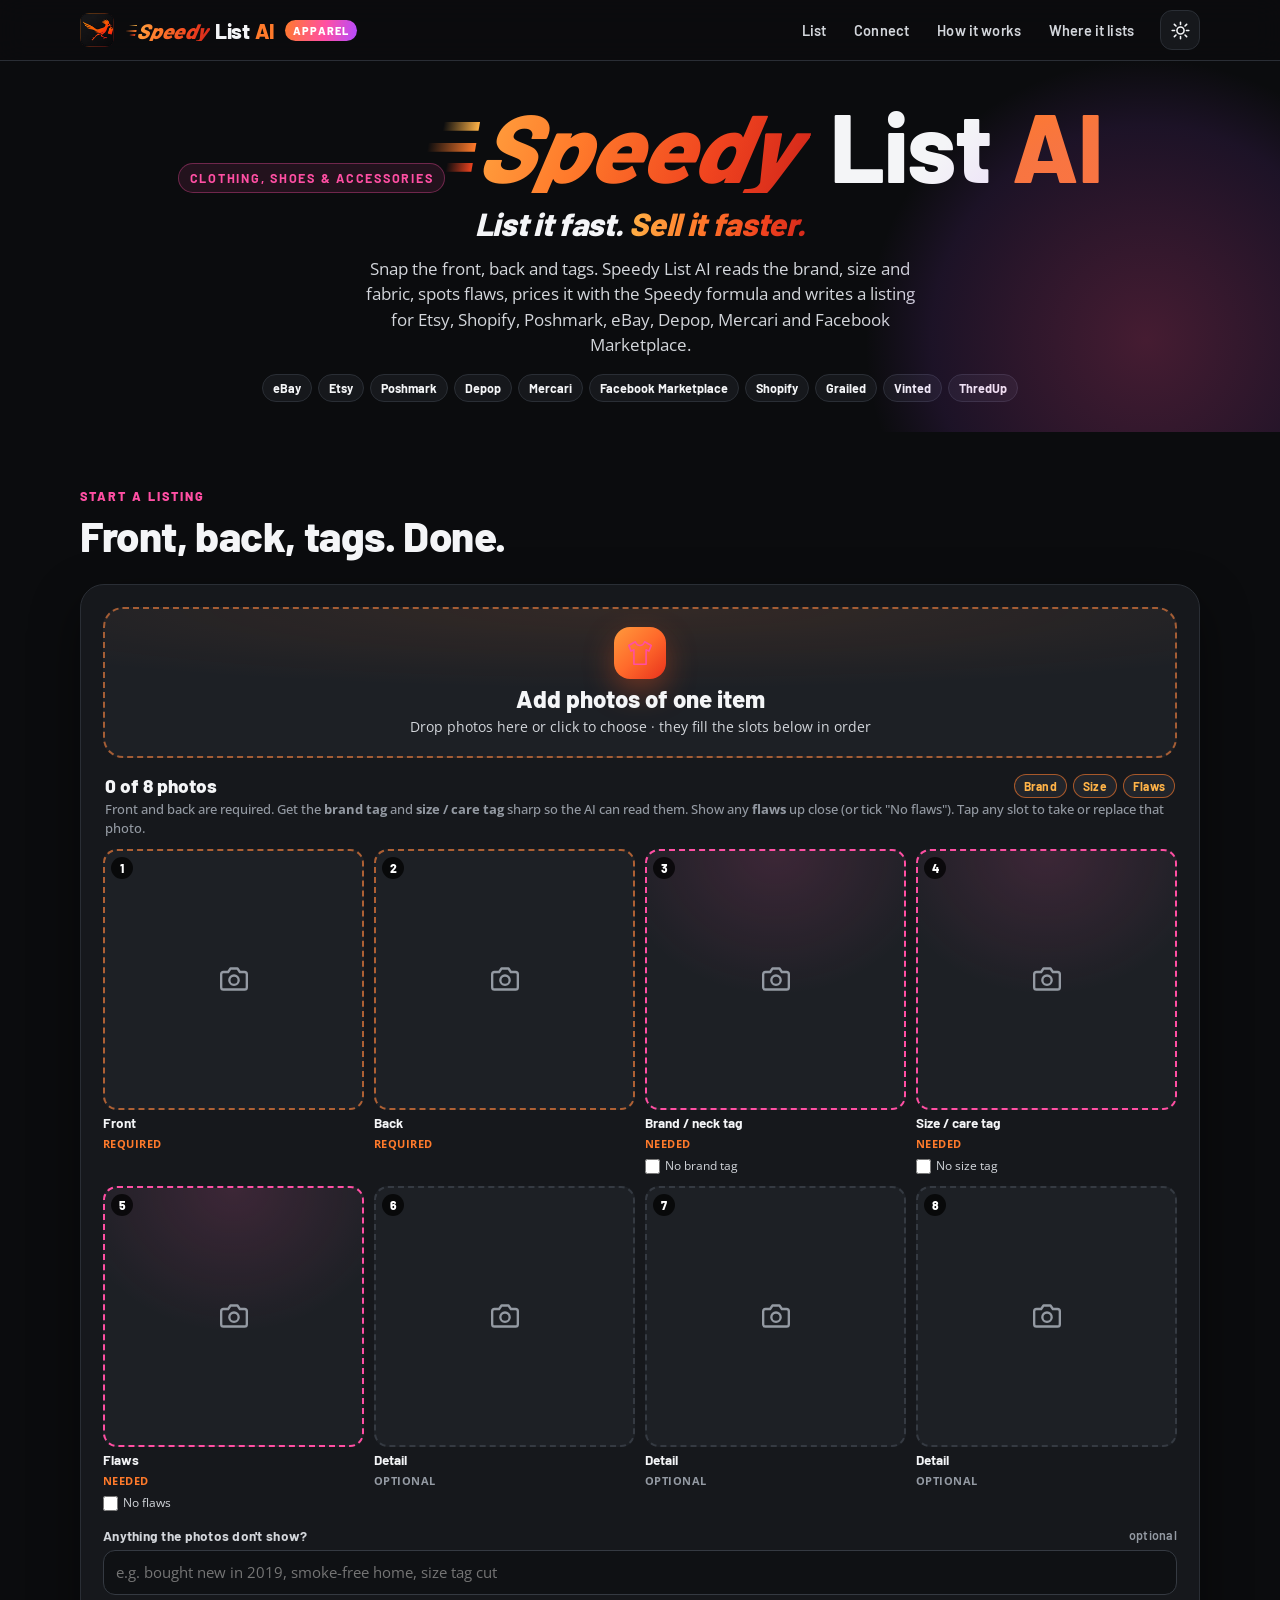
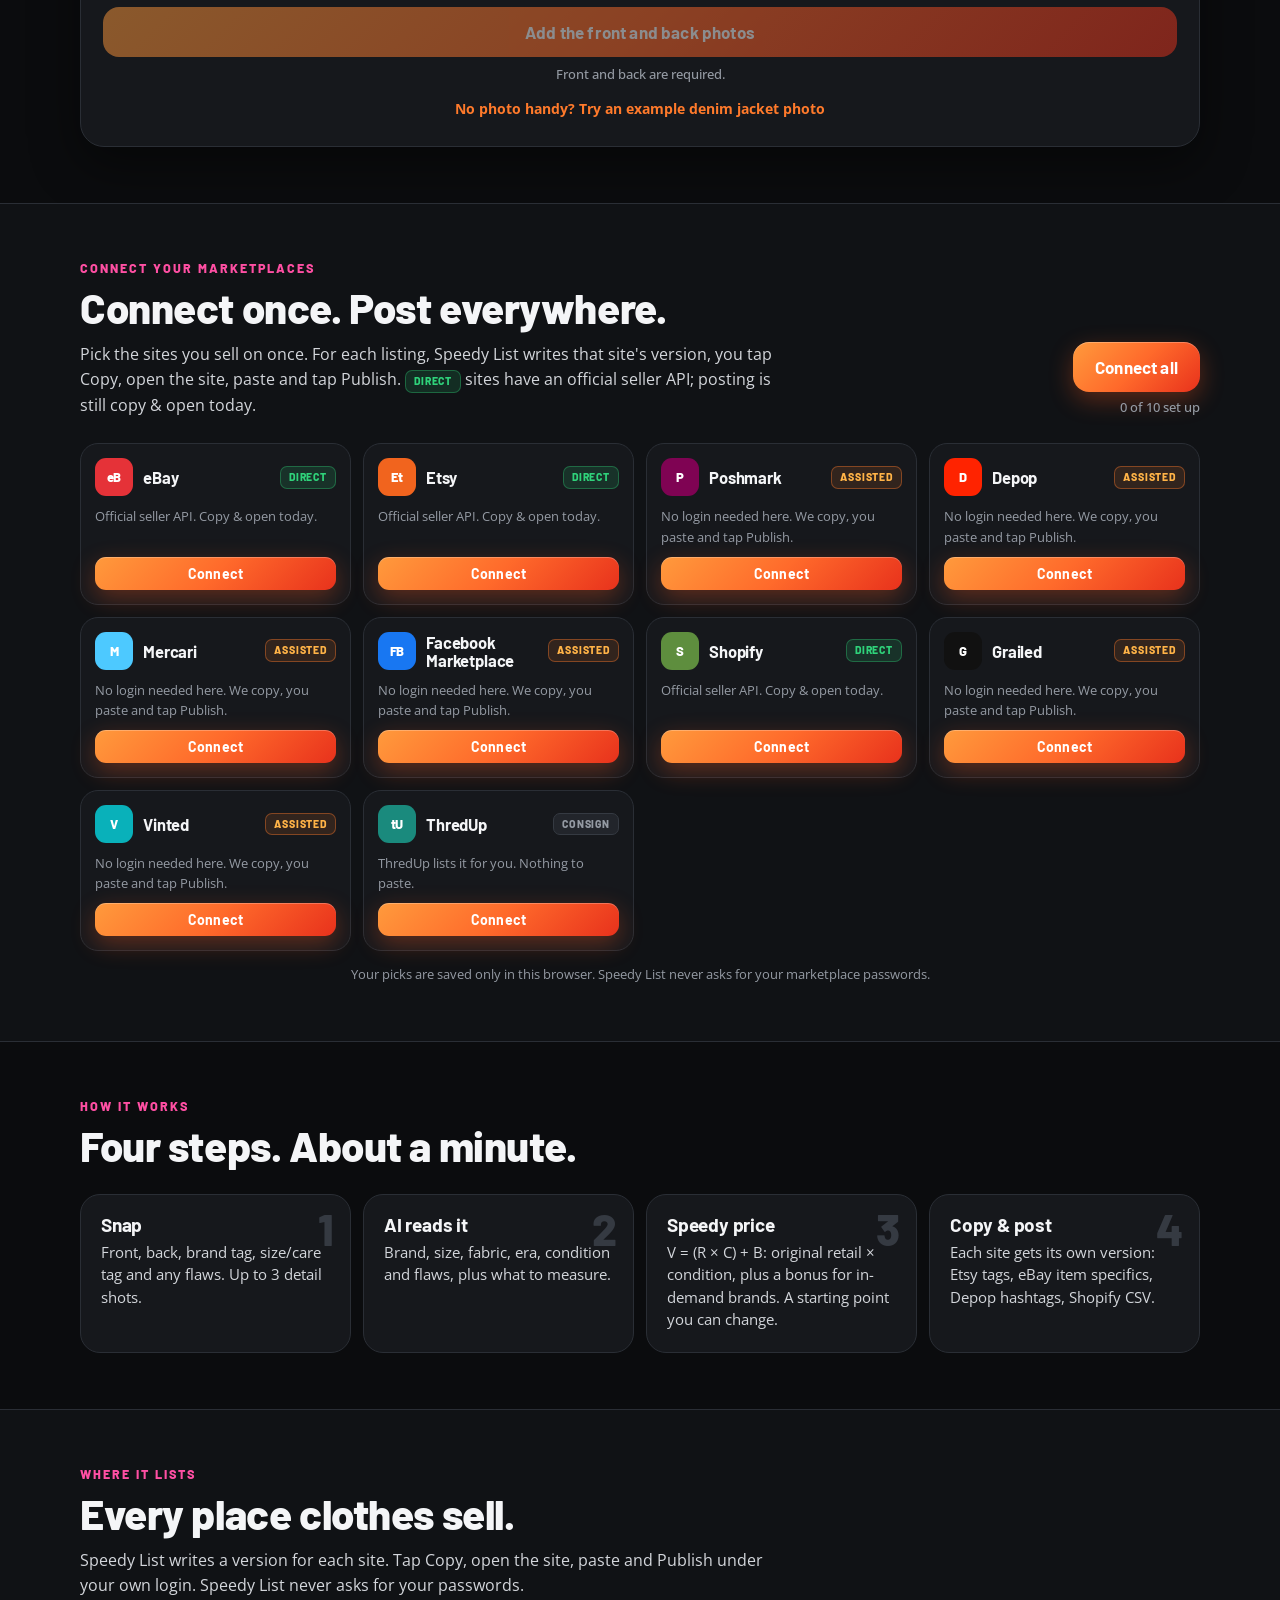
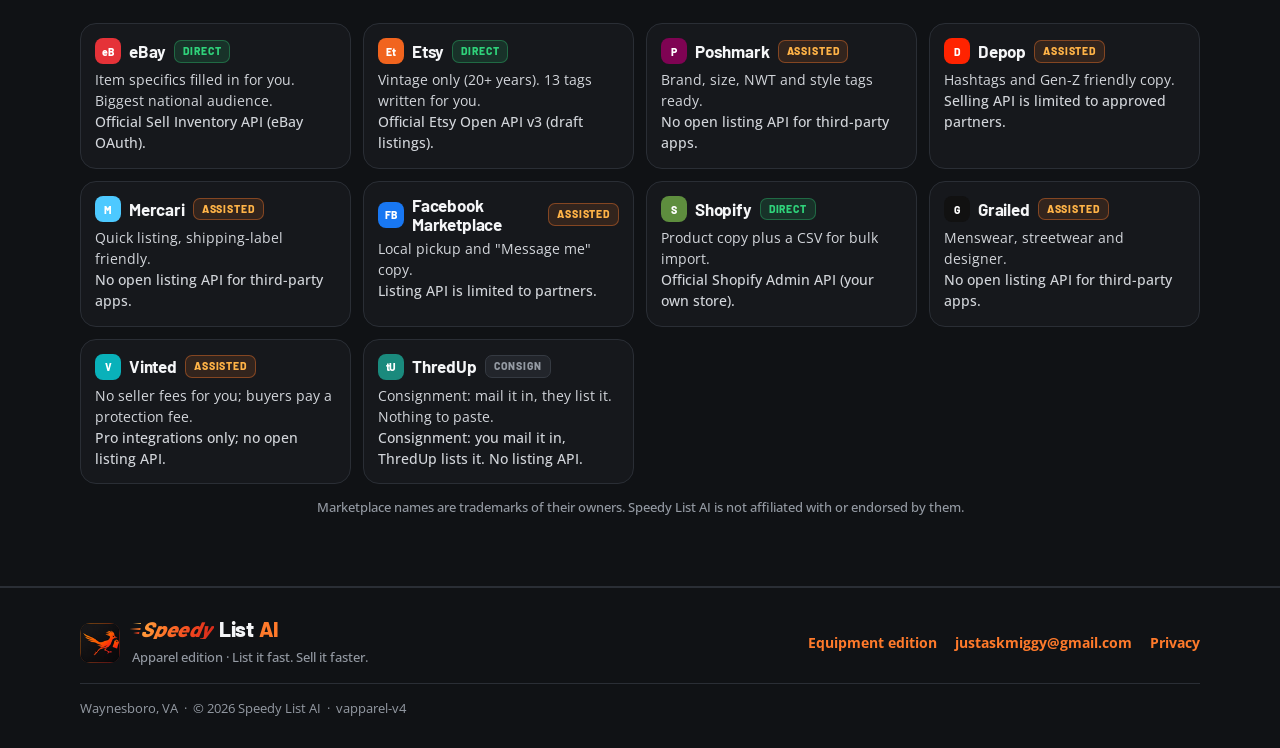
<file: index.html>
<!doctype html>
<html lang="en" data-theme="dark">
<head>
<meta charset="utf-8">
<meta name="viewport" content="width=device-width, initial-scale=1, viewport-fit=cover">
<title>Speedy List AI – Apparel · List it fast. Sell it faster.</title>
<meta name="description" content="Speedy List AI – Apparel: photos of clothing, shoes and accessories become a priced listing for Etsy, Shopify, Poshmark, eBay, Depop, Mercari and Facebook Marketplace.">
<meta name="theme-color" content="#0b0c0e">
<meta name="color-scheme" content="dark light">
<link rel="manifest" href="manifest.webmanifest">
<link rel="icon" href="assets/brand/roadrunner-favicon-32.png" sizes="32x32" type="image/png">
<link rel="apple-touch-icon" href="assets/brand/roadrunner-apple-touch-180.png" sizes="180x180">
<meta name="apple-mobile-web-app-capable" content="yes"><meta name="mobile-web-app-capable" content="yes">
<meta name="apple-mobile-web-app-title" content="Speedy Apparel">
<meta name="apple-mobile-web-app-status-bar-style" content="black-translucent">
<meta property="og:title" content="Speedy List AI – Apparel">
<meta property="og:description" content="Snap the front, back and tags. Get a priced listing for every resale site.">
<meta property="og:image" content="assets/brand/roadrunner-icon-512.png">
<link rel="preload" href="assets/fonts/Barlow-ExtraBold.woff2" as="font" type="font/woff2" crossorigin>
<link rel="stylesheet" href="css/app.css">
<link rel="stylesheet" href="css/apparel.css">
<script>try{var t=localStorage.getItem('sla.theme');if(t)document.documentElement.setAttribute('data-theme',t)}catch(e){}</script>
</head>
<body>
<header class="topbar">
  <div class="wrap topbar-in">
    <a class="brand" href="#top" aria-label="Speedy List AI Apparel home">
      <img src="assets/brand/roadrunner-tile-64.png" width="34" height="34" alt="">
      <span class="wordmark sm"><span class="sp-speedy">Speedy</span><span class="sp-list">List</span><span class="sp-ai">AI</span></span>
      <span class="catpill" id="catPill">Apparel</span>
    </a>
    <nav class="topnav" aria-label="Sections"><a href="#list">List</a><a href="#connect">Connect</a><a href="#how">How it works</a><a href="#where">Where it lists</a></nav>
    <button class="btn ghost sm" id="installBtn" hidden>Install</button>
    <button class="iconbtn" id="themeBtn" aria-label="Toggle light / dark mode" title="Light / dark">
      <svg class="i-sun" viewBox="0 0 24 24" aria-hidden="true"><circle cx="12" cy="12" r="4.5"/><path d="M12 1.5v3M12 19.5v3M4.2 4.2l2.1 2.1M17.7 17.7l2.1 2.1M1.5 12h3M19.5 12h3M4.2 19.8l2.1-2.1M17.7 6.3l2.1-2.1"/></svg>
      <svg class="i-moon" viewBox="0 0 24 24" aria-hidden="true"><path d="M20.5 14.5A8.5 8.5 0 0 1 9.5 3.5a8.5 8.5 0 1 0 11 11z"/></svg>
    </button>
  </div>
</header>

<main id="top">
  <section class="hero ap-hero">
    <div class="hero-glow" aria-hidden="true"></div>
    <div class="wrap">
      <span class="eyebrow ap" id="eyebrow">Clothing, shoes &amp; accessories</span>
      <h1 class="wordmark xl"><span class="sp-speedy">Speedy</span><span class="sp-list">List</span><span class="sp-ai">AI</span></h1>
      <p class="slogan">List it fast. <span>Sell it faster.</span></p>
      <p class="lede" id="lede"></p>
      <div class="mk-strip" id="mkStrip" aria-label="Marketplaces"></div>
    </div>
  </section>

  <section class="sec" id="list">
    <div class="wrap">
      <div class="sec-head"><span class="kicker ap">Start a listing</span><h2>Front, back, tags. Done.</h2></div>
      <div class="flow card" id="flow">
        <div class="step" id="stepDrop">
          <label class="drop compact" id="drop" tabindex="0">
            <input type="file" id="fileIn" accept="image/*" multiple hidden>
            <div class="drop-icon" aria-hidden="true"><svg viewBox="0 0 64 64"><path d="M22 8l-14 8 5 12 6-3v31h26V25l6 3 5-12-14-8c-2 5-6 8-10 8s-8-3-10-8z"/></svg></div>
            <strong class="drop-title" id="dropTitle">Add photos of one item</strong>
            <span class="drop-sub"><span class="desk">Drop photos here or click to choose</span><span class="mob">Tap to pick several from your library</span> · they fill the slots below in order</span>
          </label>
          <div class="shots-head" aria-live="polite"><b id="shotCount"></b><span class="shot-flags" id="shotFlags"></span></div>
          <p class="tiny shots-tip">Front and back are required. Get the <b>brand tag</b> and <b>size / care tag</b> sharp so the AI can read them. Show any <b>flaws</b> up close (or tick "No flaws"). Tap any slot to take or replace that photo.</p>
          <div class="shots" id="shots" role="list" aria-label="Photo slots"></div>
          <div class="field"><label for="notesIn">Anything the photos don't show? <span class="tiny">optional</span></label><input id="notesIn" maxlength="300" placeholder="e.g. bought new in 2019, smoke-free home, size tag cut"></div>
          <button class="btn primary lg block" id="analyzeBtn" type="button" disabled>Add photos</button>
          <p class="tiny center" id="analyzeWhy"></p>
          <div class="sample-row"><button class="linkbtn" id="sampleBtn" type="button"></button></div>
        </div>

        <div class="step" id="stepId" hidden>
          <div class="thumbs" id="thumbs"></div>
          <div class="ident">
            <div class="scan"><img id="scanImg" alt=""><span class="scanline"></span></div>
            <div class="ident-copy">
              <h3><span class="spinner"></span> Reading your photos...</h3>
              <ul class="ident-steps" id="identSteps"><li>Reading the brand tag</li><li>Size, fabric &amp; made in</li><li>Checking for flaws</li><li>Pricing &amp; writing listings</li></ul>
              <p class="demo-note">Speedy AI is on it. About 15-30 seconds.</p>
            </div>
          </div>
        </div>

        <div class="step" id="stepResult" hidden>
          <div class="result-grid">
            <div class="col">
              <div class="item-card">
                <div class="item-photo"><img id="itemImg" alt="Your item photo"><span class="badge demo">Speedy AI</span></div>
                <div class="item-meta">
                  <span class="badge ok" id="itemConf">AI read</span>
                  <h3 id="itemName"></h3>
                  <p class="demo-note strong" id="aiNote"></p>
                  <div class="fgrid" id="fieldGrid"></div>
                  <label class="vchk"><input type="checkbox" id="vintageChk"> <span><b>Vintage (20+ years old)</b> <span class="tiny" id="vintageWhy"></span></span></label>
                  <div class="field"><label for="flawsIn">Flaws <span class="tiny">one per line, buyers trust honesty</span></label><textarea id="flawsIn" rows="2" placeholder="None noted"></textarea></div>
                  <button class="linkbtn" id="retryBtn" type="button">Not right? Analyze again</button>
                </div>
              </div>

              <div class="price-card meas-card">
                <div class="price-head"><h3>Measurements</h3><span class="formula-tag ap">inches, laid flat</span></div>
                <p class="tiny">Measured items sell faster and get fewer returns. Leave blank to skip.</p>
                <div class="meas" id="meas"></div>
              </div>

              <div class="price-card">
                <div class="price-head"><h3>Speedy price</h3><span class="formula-tag">V = (R &times; C) + B</span></div>
                <p class="startpt" id="startNote"></p>
                <div class="field"><label for="retailIn" id="retailLbl">R - original retail price</label><div class="money"><span>$</span><input id="retailIn" type="number" inputmode="numeric" min="0" step="5"></div></div>
                <div class="field"><span class="lbl">C - condition</span><div class="seg seg5" id="condSeg" role="radiogroup" aria-label="Condition"></div></div>
                <div class="field"><label for="bonusIn">B - brand bonus <span class="gold" id="goldTag">In-demand brand</span></label>
                  <div class="range-row"><input id="bonusIn" type="range"><output id="bonusOut">$0</output></div>
                  <p class="tiny" id="bonusNote"></p></div>
                <div class="calc" id="calc"></div>
                <div class="final">
                  <div><span class="tiny">Suggested starting price</span><div class="big" id="vOut">-</div></div>
                  <div class="field inline"><label for="priceIn">Your price</label><div class="money"><span>$</span><input id="priceIn" type="number" inputmode="numeric" min="0" step="1" placeholder="Enter price"></div></div>
                </div>
                <p class="price-need" id="priceNeed" role="status" hidden>Enter your asking price. Listings can't be copied until there's a price.</p>
              </div>
            </div>

            <div class="col">
              <div class="listing-card">
                <h3>Your listing <span class="tiny">written for you, edit freely</span></h3>
                <div class="field"><label for="titleIn">Title <span class="tiny" id="titleCount">0/80</span></label><input id="titleIn" maxlength="140"></div>
                <div class="field"><label for="descIn">Description</label><textarea id="descIn" rows="6"></textarea></div>
                <div class="field"><label for="kwIn">Keywords / tags <span class="tiny">comma separated</span></label><input id="kwIn"></div>
              </div>
              <div class="post-card" id="postCard">
                <div class="post-head">
                  <h3>Post to</h3>
                  <a class="linkbtn" href="#connect" id="manageConn">Manage sites</a>
                </div>
                <div class="conn-chips" id="connChips"></div>
                <div class="conn-nudge" id="connNudge" hidden>
                  <span>Pick your sites once and they're ready on every listing.</span>
                  <button class="btn primary sm" type="button" data-act="connect-all">Add all sites</button>
                </div>
                <div class="mtabs" id="mtabs" role="tablist" aria-label="Your marketplaces"></div>
                <div class="mpanel" id="mpanel"></div>
                <p class="demo-note center">Tap Copy on each field (or Copy all), open the site, paste and hit Publish.</p>
                <div class="done-row">
                  <button class="btn ghost" id="saveBtn" type="button">Save to my items</button>
                  <button class="btn ghost" id="againBtn" type="button">List another item</button>
                </div>
                <p class="tiny center" id="savedNote"></p>
              </div>
            </div>
          </div>
        </div>
      </div>
    </div>
  </section>

  <section class="sec alt" id="connect">
    <div class="wrap">
      <div class="sec-head row">
        <div>
          <span class="kicker ap">Connect your marketplaces</span>
          <h2>Connect once. Post everywhere.</h2>
          <p class="sub">Pick the sites you sell on once. For each listing, Speedy List writes that site's version, you tap Copy, open the site, paste and tap Publish. <span class="mbadge direct">Direct</span> sites have an official seller API; posting is still copy &amp; open today.</p>
        </div>
        <div class="connect-actions">
          <button class="btn primary lg" type="button" data-act="connect-all">Connect all</button>
          <span class="tiny" id="connSummary">0 set up</span>
        </div>
      </div>
      <div class="conn-grid" id="connGrid"></div>
      <p class="demo-note center">Your picks are saved only in this browser. Speedy List never asks for your marketplace passwords.</p>
    </div>
  </section>

  <section class="sec" id="how">
    <div class="wrap">
      <div class="sec-head"><span class="kicker ap">How it works</span><h2>Four steps. About a minute.</h2></div>
      <ol class="how">
        <li><span class="n">1</span><h3>Snap</h3><p>Front, back, brand tag, size/care tag and any flaws. Up to 3 detail shots.</p></li>
        <li><span class="n">2</span><h3>AI reads it</h3><p>Brand, size, fabric, era, condition and flaws, plus what to measure.</p></li>
        <li><span class="n">3</span><h3>Speedy price</h3><p>V = (R &times; C) + B: original retail &times; condition, plus a bonus for in-demand brands. A starting point you can change.</p></li>
        <li><span class="n">4</span><h3>Copy &amp; post</h3><p>Each site gets its own version: Etsy tags, eBay item specifics, Depop hashtags, Shopify CSV.</p></li>
      </ol>
    </div>
  </section>

  <section class="sec alt" id="where">
    <div class="wrap">
      <div class="sec-head"><span class="kicker ap">Where it lists</span><h2>Every place clothes sell.</h2>
        <p class="sub">Speedy List writes a version for each site. Tap Copy, open the site, paste and Publish under your own login. Speedy List never asks for your passwords.</p></div>
      <div class="where" id="whereGrid"></div>
      <p class="tiny center">Marketplace names are trademarks of their owners. Speedy List AI is not affiliated with or endorsed by them.</p>
    </div>
  </section>
</main>

<footer class="footer">
  <div class="wrap foot-in">
    <div class="foot-brand"><img src="assets/brand/roadrunner-tile-64.png" width="40" height="40" alt="">
      <div><span class="wordmark sm"><span class="sp-speedy">Speedy</span><span class="sp-list">List</span><span class="sp-ai">AI</span></span><p class="tiny">Apparel edition · List it fast. Sell it faster.</p></div></div>
    <div class="foot-links"><a href="https://justaskmiggy.github.io/speedy-list-ai/">Equipment edition</a><a href="mailto:justaskmiggy@gmail.com">justaskmiggy@gmail.com</a><a href="privacy.html">Privacy</a></div>
    <p class="foot-note">Waynesboro, VA &nbsp;·&nbsp; &copy; 2026 Speedy List AI &nbsp;·&nbsp; <span id="verTag"></span></p>
  </div>
</footer>
<div class="modal" id="modal" hidden><div class="modal-back" data-act="close"></div><div class="modal-box" role="dialog" aria-modal="true" aria-labelledby="modalTitle" id="modalBox"></div></div>
<div class="sheet" id="sheet" hidden></div>
<div class="toast" id="toast" role="status" aria-live="polite"></div>
<script src="js/categories.js"></script>
<script src="js/markets.js"></script>
<script src="js/app.js"></script>
</body>
</html>
</file>
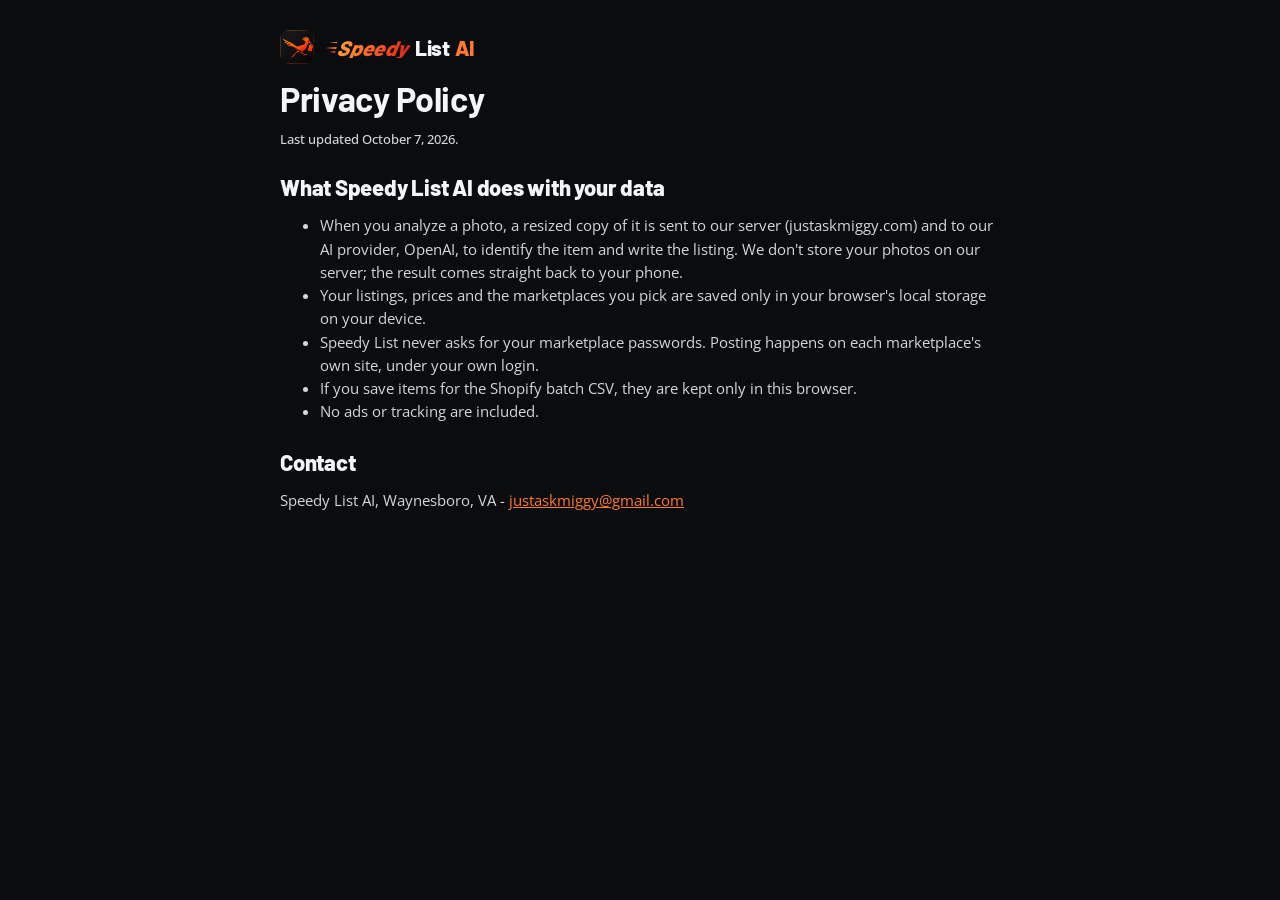
<file: privacy.html>
<!doctype html><html lang="en" data-theme="dark"><head><meta charset="utf-8"><meta name="viewport" content="width=device-width,initial-scale=1">
<title>Privacy Policy - Speedy List AI Apparel</title><link rel="icon" href="assets/brand/roadrunner-favicon-32.png"><link rel="stylesheet" href="css/app.css">
<script>try{var t=localStorage.getItem('sla.theme');if(t)document.documentElement.setAttribute('data-theme',t)}catch(e){}</script>
<style>.doc{max-width:760px;margin:0 auto;padding:30px 20px 60px}.doc h1{font-size:34px;margin:16px 0 6px}.doc h2{font-size:22px;margin:26px 0 8px}.doc p,.doc li{color:var(--text2)}</style></head>
<body><div class="doc">
<a class="brand" href="index.html"><img src="assets/brand/roadrunner-tile-64.png" width="34" height="34" alt="" style="border-radius:9px"><span class="wordmark sm"><span class="sp-speedy">Speedy</span><span class="sp-list">List</span><span class="sp-ai">AI</span></span></a>
<h1>Privacy Policy</h1>
<p class="tiny">Last updated October 7, 2026.</p>
<h2>What Speedy List AI does with your data</h2>
<ul><li>When you analyze a photo, a resized copy of it is sent to our server (justaskmiggy.com) and to our AI provider, OpenAI, to identify the item and write the listing. We don't store your photos on our server; the result comes straight back to your phone.</li>
<li>Your listings, prices and the marketplaces you pick are saved only in your browser's local storage on your device.</li>
<li>Speedy List never asks for your marketplace passwords. Posting happens on each marketplace's own site, under your own login.</li>
<li>If you save items for the Shopify batch CSV, they are kept only in this browser.</li>
<li>No ads or tracking are included.</li></ul>
<h2>Contact</h2><p>Speedy List AI, Waynesboro, VA - <a href="mailto:justaskmiggy@gmail.com" style="color:var(--o2)">justaskmiggy@gmail.com</a></p>
</div></body></html>
</file>
<file: css/app.css>
/* Speedy List AI - dark-first, light mode via [data-theme=light] */
@font-face{font-family:"Barlow";font-weight:600;font-display:swap;src:url(../assets/fonts/Barlow-SemiBold.woff2) format("woff2")}
@font-face{font-family:"Barlow";font-weight:700;font-display:swap;src:url(../assets/fonts/Barlow-Bold.woff2) format("woff2")}
@font-face{font-family:"Barlow";font-weight:800;font-display:swap;src:url(../assets/fonts/Barlow-ExtraBold.woff2) format("woff2")}
@font-face{font-family:"Open Sans";font-weight:300 800;font-display:swap;src:url(../assets/fonts/OpenSans-var.woff2) format("woff2")}

:root{
  --o1:#ffb347;--o2:#ff7a2b;--o3:#f0441f;--o4:#d4281a;
  --grad:linear-gradient(100deg,#ffb347 0%,#ff7a2b 40%,#f0441f 75%,#d4281a 100%);
  --grad2:linear-gradient(135deg,#ff9a3c 0%,#ff6a2b 50%,#e8321c 100%);
  --green:#2fd27a;--blue:#4aa3ff;
  --r:18px;--r2:12px;
  --head:"Barlow","Arial Narrow",system-ui,sans-serif;--body:"Open Sans",system-ui,-apple-system,"Segoe UI",Roboto,sans-serif;
  --bg:#0b0c0e;--bg2:#101215;--card:#16181c;--card2:#1d2025;--line:#2a2e35;--line2:#353a42;
  --text:#f4f5f7;--text2:#d3d6db;--mute:#949aa3;--shadow:0 18px 50px rgba(0,0,0,.45);
  --chip:#22252b;--input:#0f1114;
}
[data-theme=light]{
  --bg:#f6f5f2;--bg2:#efece7;--card:#ffffff;--card2:#f7f5f2;--line:#e5e1db;--line2:#d6d1c9;
  --text:#121316;--text2:#2f3338;--mute:#626870;--shadow:0 16px 40px rgba(30,20,10,.10);
  --chip:#f1eee9;--input:#fbfaf8;
}
*{box-sizing:border-box}
html{scroll-behavior:smooth;-webkit-text-size-adjust:100%}
body{margin:0;background:var(--bg);color:var(--text);font:15px/1.55 var(--body);-webkit-font-smoothing:antialiased;overflow-x:hidden}
img{max-width:100%;display:block}
a{color:inherit}
h1,h2,h3{font-family:var(--head);margin:0;line-height:1.1;letter-spacing:-.01em}
h2{font-size:clamp(28px,4.4vw,42px);font-weight:800}
h3{font-size:19px;font-weight:700}
button,input,textarea,select{font:inherit;color:inherit}
svg{fill:none;stroke:currentColor;stroke-width:2;stroke-linecap:round;stroke-linejoin:round}
.wrap{max-width:1160px;margin:0 auto;padding:0 20px}
.skip{position:absolute;left:-999px}.skip:focus{left:10px;top:10px;z-index:99;background:#fff;color:#000;padding:8px 12px;border-radius:8px}
.tiny{font-size:12.5px;color:var(--mute);font-weight:500}
.center{text-align:center}
[hidden]{display:none!important}

/* prototype bar */
.protobar{background:#000;color:#cfd2d7;font-size:12.5px;text-align:center;padding:6px 12px;border-bottom:1px solid #1d1f23}
[data-theme=light] .protobar{background:#141518;color:#e6e7ea}
.pill{display:inline-block;background:var(--grad);color:#fff;font:800 10.5px/1 var(--head);letter-spacing:.08em;padding:4px 8px;border-radius:99px;margin-right:6px;vertical-align:1px;text-transform:uppercase}

/* wordmark: Speedy = heavy slanted gradient w/ motion streaks, List = white/dark, AI = orange */
.wordmark{font-family:var(--head);font-weight:800;white-space:nowrap;display:inline-flex;align-items:baseline;gap:.22em;letter-spacing:-.01em;line-height:1}
.wordmark .sp-speedy{position:relative;display:inline-block;font-style:italic;transform:skewX(-10deg);padding:0 .1em 0 .55em;margin-left:-.1em;
  background:var(--grad);-webkit-background-clip:text;background-clip:text;color:transparent;-webkit-text-fill-color:transparent}
.wordmark .sp-speedy::before{content:"";position:absolute;left:0;top:.26em;width:.5em;height:.52em;pointer-events:none;
  background:linear-gradient(90deg,transparent,#ffb347) 100% 0/75% .09em no-repeat,linear-gradient(90deg,transparent,#ff7a2b) 100% 50%/100% .09em no-repeat,linear-gradient(90deg,transparent,#f0441f) 100% 100%/55% .09em no-repeat}
.wordmark .sp-list{color:var(--text)}
.wordmark .sp-ai{color:var(--o2)}
.wordmark.sm{font-size:21px}
.wordmark.xl{font-size:clamp(50px,9vw,96px);margin:10px 0 6px;margin-left:-.12em}

/* top bar */
.topbar{position:sticky;top:0;z-index:40;background:color-mix(in srgb,var(--bg) 82%,transparent);backdrop-filter:saturate(1.4) blur(14px);-webkit-backdrop-filter:saturate(1.4) blur(14px);border-bottom:1px solid var(--line)}
.topbar-in{display:flex;align-items:center;gap:14px;height:60px}
.brand{display:flex;align-items:center;gap:14px;text-decoration:none;margin-right:auto}
.brand img{border-radius:9px}
.topnav{display:none;gap:4px}
.topnav a{text-decoration:none;color:var(--text2);font:600 14.5px var(--head);padding:8px 12px;border-radius:10px;letter-spacing:.01em}
.topnav a:hover{background:var(--chip);color:var(--text)}
.iconbtn{width:40px;height:40px;border-radius:12px;border:1px solid var(--line);background:var(--card);display:grid;place-items:center;cursor:pointer}
.iconbtn svg{width:19px;height:19px}
.i-moon{display:none}[data-theme=light] .i-sun{display:none}[data-theme=light] .i-moon{display:block}
@media(min-width:900px){.topnav{display:flex}}

/* buttons */
.btn{display:inline-flex;align-items:center;justify-content:center;gap:9px;border:0;border-radius:14px;padding:11px 18px;font:700 15.5px var(--head);letter-spacing:.01em;text-decoration:none;cursor:pointer;transition:transform .12s,box-shadow .2s,background .2s;white-space:nowrap}
.btn svg{width:19px;height:19px}
.btn:active{transform:scale(.98)}
.btn.primary{background:var(--grad2);color:#fff;box-shadow:0 8px 24px rgba(255,90,31,.32),inset 0 1px 0 rgba(255,255,255,.25)}
.btn.primary:hover{box-shadow:0 10px 30px rgba(255,90,31,.45),inset 0 1px 0 rgba(255,255,255,.25)}
.btn.primary:disabled{opacity:.5;cursor:not-allowed;box-shadow:none}
.btn.ghost{background:var(--card);color:var(--text);border:1px solid var(--line2)}
.btn.ghost:hover{border-color:var(--o2)}
.btn.lg{padding:15px 22px;font-size:17px;border-radius:16px}
.btn.sm{padding:8px 13px;font-size:14px;border-radius:11px}
.btn.block{width:100%}
.btn.ready{background:rgba(255,122,43,.12);color:var(--o1);border:1px solid rgba(255,122,43,.4)}
[data-theme=light] .btn.ready{color:#c94a12}
.btn.ok{background:rgba(47,210,122,.14);color:var(--green);border:1px solid rgba(47,210,122,.35)}
.linkbtn{background:none;border:0;color:var(--o2);font-weight:700;cursor:pointer;padding:4px 0;text-decoration:none;font-size:14px}
.linkbtn:hover{text-decoration:underline}

/* hero */
.hero{position:relative;overflow:hidden;padding:34px 0 46px}
.hero-glow{position:absolute;inset:-20% -10% auto auto;width:780px;height:780px;background:radial-gradient(closest-side,rgba(255,106,43,.28),rgba(240,68,31,.10) 55%,transparent 72%);pointer-events:none}
[data-theme=light] .hero-glow{background:radial-gradient(closest-side,rgba(255,122,43,.22),rgba(240,68,31,.07) 55%,transparent 72%)}
.hero-in{position:relative;display:grid;gap:26px;align-items:center}
.hero-copy{order:2;text-align:center}
.hero-art{order:1;position:relative;justify-self:center;width:min(78vw,330px);aspect-ratio:1}
.eyebrow{display:inline-block;font:700 12.5px var(--head);letter-spacing:.14em;text-transform:uppercase;color:var(--o1);background:rgba(255,122,43,.10);border:1px solid rgba(255,122,43,.28);padding:6px 11px;border-radius:99px}
[data-theme=light] .eyebrow{color:#c94a12}
.slogan{font:800 clamp(22px,3.6vw,32px)/1.15 var(--head);margin:6px 0 14px;font-style:italic;letter-spacing:-.01em}
.slogan span{background:var(--grad);-webkit-background-clip:text;background-clip:text;color:transparent}
.lede{color:var(--text2);font-size:16.5px;max-width:560px;margin:0 auto 22px}
.cta-row{display:flex;gap:12px;flex-wrap:wrap;justify-content:center}
.hero-stats{list-style:none;padding:0;margin:24px 0 0;display:flex;gap:10px;justify-content:center;flex-wrap:wrap}
.hero-stats li{background:var(--card);border:1px solid var(--line);border-radius:12px;padding:7px 12px;font-size:13.5px;color:var(--mute)}
.hero-stats b{color:var(--text);font:800 16px var(--head);margin-right:3px}
.tile-ring{position:absolute;inset:6%;border-radius:22%;filter:drop-shadow(0 24px 50px rgba(255,90,31,.35));animation:bob 6s ease-in-out infinite}
.tile-ring img{width:100%;height:100%}
.float{position:absolute;background:color-mix(in srgb,var(--card) 88%,transparent);backdrop-filter:blur(10px);-webkit-backdrop-filter:blur(10px);border:1px solid var(--line2);border-radius:14px;padding:8px 12px;font:700 13px var(--head);box-shadow:var(--shadow);display:flex;align-items:center;gap:7px;white-space:nowrap}
.float small{display:block;font:600 11px var(--body);color:var(--mute)}
.float b{font-size:20px;background:var(--grad);-webkit-background-clip:text;background-clip:text;color:transparent}
.float.f3{flex-direction:column;align-items:flex-start;gap:0}
.f1{left:-6%;top:12%;animation:bob 5s ease-in-out infinite .4s}
.f2{right:-8%;top:44%;animation:bob 5.5s ease-in-out infinite 1s}
.f3{left:2%;bottom:2%;animation:bob 6.5s ease-in-out infinite .2s}
.dot{width:9px;height:9px;border-radius:50%;background:var(--o2);display:inline-block}
.dot.ok{background:var(--green);box-shadow:0 0 0 3px rgba(47,210,122,.18)}
@keyframes bob{0%,100%{transform:translateY(0)}50%{transform:translateY(-7px)}}
@media(min-width:900px){
  .hero{padding:60px 0 70px}
  .hero-in{grid-template-columns:1.1fr .9fr;gap:40px}
  .hero-copy{order:1;text-align:left}.hero-art{order:2;width:400px}
  .lede{margin-left:0}.cta-row,.hero-stats{justify-content:flex-start}
}
@media (prefers-reduced-motion:reduce){*{animation:none!important;transition:none!important}}

/* sections */
.sec{padding:56px 0;scroll-margin-top:60px}
#flow{scroll-margin-top:76px}
.sec.alt{background:var(--bg2);border-top:1px solid var(--line);border-bottom:1px solid var(--line)}
.sec-head{margin-bottom:26px}
.sec-head.center{text-align:center}
.sec-head.row{display:flex;flex-wrap:wrap;gap:18px;align-items:flex-end;justify-content:space-between}
.sec-head.row>div:first-child{max-width:720px}
.kicker{display:block;font:800 12.5px var(--head);letter-spacing:.16em;text-transform:uppercase;color:var(--o2);margin-bottom:8px}
.sub{color:var(--text2);font-size:16px;margin:12px 0 0;max-width:720px}
.sec-head.center .sub{margin-left:auto;margin-right:auto}
.card{background:var(--card);border:1px solid var(--line);border-radius:24px;box-shadow:var(--shadow)}

/* flow */
.flow{padding:16px}
@media(min-width:700px){.flow{padding:22px}}
.drop{display:flex;flex-direction:column;align-items:center;justify-content:center;text-align:center;gap:8px;min-height:300px;border:2px dashed color-mix(in srgb,var(--o2) 55%,var(--line2));border-radius:20px;cursor:pointer;padding:30px 18px;
  background:radial-gradient(120% 90% at 50% 0%,rgba(255,122,43,.10),transparent 60%),var(--card2);transition:border-color .2s,background .2s,transform .15s}
.drop:hover,.drop:focus-visible{border-color:var(--o2);outline:none}
.drop.over{border-color:var(--o1);background:radial-gradient(120% 90% at 50% 0%,rgba(255,122,43,.22),transparent 65%),var(--card2);transform:scale(1.01)}
.drop-icon{width:84px;height:84px;border-radius:24px;background:var(--grad2);display:grid;place-items:center;box-shadow:0 12px 30px rgba(255,90,31,.35);margin-bottom:8px}
.drop-icon svg{width:46px;height:46px;stroke:#fff;stroke-width:3.4}
.drop-title{font:800 clamp(22px,3.4vw,30px)/1.15 var(--head)}
.drop-sub{color:var(--text2);font-size:15px}
.drop-sub .mob{display:none}
@media(hover:none) and (pointer:coarse){.drop-sub .mob{display:inline}.drop-sub .desk{display:none}}
.drop-hint{font-size:12.5px;color:var(--mute)}
.sample-row{text-align:center;margin-top:10px}

.thumbs{display:flex;gap:10px;overflow-x:auto;padding-bottom:6px;margin-bottom:14px}
.thumbs img{width:74px;height:74px;object-fit:cover;border-radius:12px;border:2px solid var(--line2);flex:none}
.thumbs img:first-child{border-color:var(--o2)}
.ident{display:grid;gap:18px;align-items:center}
@media(min-width:700px){.ident{grid-template-columns:280px 1fr}}
.scan{position:relative;border-radius:16px;overflow:hidden;aspect-ratio:4/3;background:#000;max-width:420px}
.scan img{width:100%;height:100%;object-fit:cover;opacity:.85}
.scanline{position:absolute;left:0;right:0;height:3px;background:linear-gradient(90deg,transparent,var(--o1),transparent);box-shadow:0 0 18px 6px rgba(255,122,43,.45);animation:scan 1.4s ease-in-out infinite alternate}
@keyframes scan{from{top:4%}to{top:94%}}
.ident h3{font-size:24px;display:flex;align-items:center;gap:10px}
.spinner{width:20px;height:20px;border-radius:50%;border:3px solid rgba(255,122,43,.25);border-top-color:var(--o2);animation:spin .8s linear infinite;display:inline-block;flex:none}
@keyframes spin{to{transform:rotate(360deg)}}
.ident-steps{list-style:none;padding:0;margin:12px 0}
.ident-steps li{padding:5px 0 5px 28px;position:relative;color:var(--mute);transition:color .2s}
.ident-steps li::before{content:"";position:absolute;left:0;top:8px;width:16px;height:16px;border-radius:50%;border:2px solid var(--line2)}
.ident-steps li.on{color:var(--text)}
.ident-steps li.on::before{border-color:var(--o2);border-top-color:transparent;animation:spin .8s linear infinite}
.ident-steps li.done{color:var(--text)}
.ident-steps li.done::before{border-color:var(--green);background:var(--green) url("data:image/svg+xml,%3Csvg xmlns='http://www.w3.org/2000/svg' viewBox='0 0 24 24' fill='none' stroke='%23062' stroke-width='4' stroke-linecap='round' stroke-linejoin='round'%3E%3Cpath d='M5 12l5 5 9-10'/%3E%3C/svg%3E") center/11px no-repeat}
.demo-note{font-size:12.5px;color:var(--mute);margin:6px 0 0}
.demo-note.strong{background:rgba(255,122,43,.09);border:1px solid rgba(255,122,43,.25);color:var(--text2);border-radius:10px;padding:8px 10px}

.result-grid{display:grid;gap:16px}
@media(min-width:960px){.result-grid{grid-template-columns:1fr 1fr;align-items:start}}
.col{display:grid;gap:16px;min-width:0}
.item-card,.price-card,.listing-card,.post-card{background:var(--card2);border:1px solid var(--line);border-radius:18px;padding:16px}
.item-card{display:grid;gap:14px}
@media(min-width:520px){.item-card{grid-template-columns:150px 1fr}}
.item-photo{position:relative;border-radius:14px;overflow:hidden;aspect-ratio:1;background:#000}
.item-photo img{width:100%;height:100%;object-fit:cover}
.item-photo .badge{position:absolute;left:8px;top:8px}
.badge{display:inline-block;font:800 11px/1 var(--head);letter-spacing:.08em;text-transform:uppercase;padding:5px 8px;border-radius:7px}
.badge.demo{background:rgba(0,0,0,.75);color:#ffb347;border:1px solid rgba(255,179,71,.5)}
.badge.ok{background:rgba(47,210,122,.14);color:var(--green)}
.item-meta h3{font-size:21px;margin:8px 0}
.kv{display:grid;grid-template-columns:auto 1fr;gap:3px 12px;margin:0 0 8px;font-size:14px}
.kv dt{color:var(--mute)}.kv dd{margin:0;font-weight:600}
.price-head,.post-head{display:flex;justify-content:space-between;align-items:center;gap:10px;margin-bottom:10px}
.formula-tag{font:800 14px var(--head);color:var(--o1);background:rgba(255,122,43,.1);border:1px dashed rgba(255,122,43,.45);padding:4px 9px;border-radius:9px}
[data-theme=light] .formula-tag{color:#c94a12}
.field{display:grid;gap:6px;margin-bottom:12px}
.field label,.field .lbl{font:700 13.5px var(--head);letter-spacing:.02em;color:var(--text2);display:flex;gap:8px;align-items:center;justify-content:space-between}
.field input,.field textarea{width:100%;background:var(--input);border:1px solid var(--line2);border-radius:12px;padding:10px 12px;outline:none;transition:border-color .2s}
.field input:focus,.field textarea:focus{border-color:var(--o2);box-shadow:0 0 0 3px rgba(255,122,43,.15)}
.field textarea{resize:vertical;font-size:14px;line-height:1.5}
.money{position:relative}.money span{position:absolute;left:12px;top:50%;transform:translateY(-50%);color:var(--mute);font-weight:700}
.money input{padding-left:24px!important;font-weight:700}
.seg{display:grid;grid-template-columns:repeat(3,1fr);gap:6px;background:var(--input);border:1px solid var(--line2);border-radius:13px;padding:4px}
.seg button{border:0;background:transparent;border-radius:9px;padding:8px 4px;cursor:pointer;font:700 14px var(--head);color:var(--text2);line-height:1.15}
.seg button small{display:block;font:600 11.5px var(--body);color:var(--mute)}
.seg button.on{background:var(--grad2);color:#fff;box-shadow:0 4px 14px rgba(255,90,31,.3)}
.seg button.on small{color:rgba(255,255,255,.85)}
.gold{font:800 10.5px var(--head);letter-spacing:.06em;text-transform:uppercase;color:#1a1000;background:linear-gradient(90deg,#ffd36b,#ffb347);padding:3px 7px;border-radius:6px}
.range-row{display:flex;align-items:center;gap:12px}
.range-row input{flex:1;accent-color:var(--o2);padding:0;border:0;background:none;box-shadow:none!important}
.range-row output{font:800 16px var(--head);min-width:52px;text-align:right}
.calc{font:600 14px var(--head);background:var(--input);border:1px dashed var(--line2);border-radius:12px;padding:10px 12px;color:var(--text2);overflow-x:auto;white-space:nowrap}
.calc b{color:var(--text)}
.final{display:flex;align-items:flex-end;justify-content:space-between;gap:14px;margin-top:12px;flex-wrap:wrap}
.final .big{font:800 40px/1 var(--head);background:var(--grad);-webkit-background-clip:text;background-clip:text;color:transparent;letter-spacing:-.02em}
.field.inline{margin:0;width:150px}
.listing-card h3,.post-head h3{display:flex;align-items:baseline;gap:10px;flex-wrap:wrap;margin-bottom:10px}

.conn-chips{display:flex;flex-wrap:wrap;gap:6px;margin-bottom:10px}
.cchip{display:inline-flex;align-items:center;gap:6px;font:700 12.5px var(--head);padding:5px 9px;border-radius:99px;background:var(--chip);border:1px solid var(--line);color:var(--text2)}
.cchip.on{background:rgba(47,210,122,.12);border-color:rgba(47,210,122,.35);color:var(--green)}
.cchip.ready{background:rgba(255,122,43,.10);border-color:rgba(255,122,43,.35);color:var(--o1)}
[data-theme=light] .cchip.ready{color:#c94a12}[data-theme=light] .cchip.on{color:#118a4a}
.cchip svg{width:13px;height:13px;stroke-width:3}
.conn-nudge{display:flex;gap:10px;align-items:center;justify-content:space-between;flex-wrap:wrap;background:rgba(255,122,43,.08);border:1px solid rgba(255,122,43,.3);border-radius:12px;padding:10px 12px;margin-bottom:12px;font-size:14px}
.mk-checks{display:grid;gap:8px;margin-bottom:14px}
.mk-group{font:800 11.5px var(--head);letter-spacing:.12em;text-transform:uppercase;color:var(--mute);display:flex;justify-content:space-between;align-items:center;margin-top:4px}
.mk-group button{font-size:12px;text-transform:none;letter-spacing:0}
.mk-row{display:grid;grid-template-columns:repeat(auto-fill,minmax(205px,1fr));gap:8px}
.mcheck{display:flex;align-items:center;gap:10px;padding:9px 10px;border-radius:12px;border:1px solid var(--line);background:var(--card);cursor:pointer;font-size:14px;font-weight:600;min-width:0}
.mcheck:has(input:checked){border-color:color-mix(in srgb,var(--o2) 60%,var(--line))}
.mcheck input{width:18px;height:18px;accent-color:var(--o2);flex:none;margin:0}
.mcheck .nm{flex:1;min-width:0;overflow:hidden;text-overflow:ellipsis;white-space:nowrap}
.mono{width:26px;height:26px;border-radius:8px;display:grid;place-items:center;font:800 10.5px var(--head);color:#fff;flex:none;letter-spacing:-.02em}
.mstate{width:8px;height:8px;border-radius:50%;flex:none;background:var(--line2)}
.mstate.on{background:var(--green)}.mstate.ready{background:var(--o2)}
.progress{list-style:none;padding:0;margin:14px 0 0;display:grid;gap:7px}
.progress li{display:flex;align-items:center;gap:10px;padding:9px 11px;border-radius:12px;background:var(--card);border:1px solid var(--line);font-size:14px;font-weight:600}
.progress li .nm{flex:1;min-width:0}
.progress .st{font:700 13px var(--head);color:var(--mute);display:flex;align-items:center;gap:7px;text-align:right}
.progress .st.ok{color:var(--green)}
.progress .st button{font:700 12.5px var(--head);border:1px solid rgba(255,122,43,.45);background:rgba(255,122,43,.1);color:var(--o1);border-radius:9px;padding:6px 9px;cursor:pointer;text-align:left;white-space:normal}
[data-theme=light] .progress .st button{color:#c94a12}
.progress .bar{height:4px;border-radius:9px;background:var(--line);overflow:hidden;width:60px;flex:none}
.progress .bar i{display:block;height:100%;width:0;background:var(--grad);transition:width .5s}
.done-row{display:flex;justify-content:center;margin-top:14px}

/* connect */
.connect-actions{display:flex;flex-direction:column;align-items:flex-start;gap:6px}
@media(min-width:760px){.connect-actions{align-items:flex-end}}
.conn-grid{display:grid;gap:12px;grid-template-columns:repeat(auto-fill,minmax(250px,1fr));margin-bottom:14px}
.ccard{background:var(--card);border:1px solid var(--line);border-radius:18px;padding:14px;display:flex;flex-direction:column;gap:10px;transition:border-color .2s,transform .2s}
.ccard.on{border-color:rgba(47,210,122,.45)}
.ccard.ready{border-color:rgba(255,122,43,.4)}
.ccard-top{display:flex;align-items:center;gap:10px}
.ccard-top .mono{width:38px;height:38px;border-radius:11px;font-size:13px}
.ccard-top h3{font-size:16.5px;flex:1;min-width:0;overflow-wrap:break-word}
.ccard-top .mono,.mk-top .mono{flex:none}
.ccard-top .mbadge{margin-left:auto;flex:none}
.ccard .stat{font-size:13px;color:var(--mute);min-height:38px}
.ccard .stat b{color:var(--text)}
.ccard .stat.on{color:var(--green)}.ccard .stat.ready{color:var(--text2)}
.ccard .row{display:flex;gap:8px;align-items:center;margin-top:auto}
.ccard .row .btn{flex:1}
.check{width:22px;height:22px;border-radius:50%;background:var(--green);display:inline-grid;place-items:center;flex:none}
.check svg{width:13px;height:13px;stroke:#04210f;stroke-width:3.5}
.check.or{background:var(--o2)}.check.or svg{stroke:#fff}
.mbadge{display:inline-flex;align-items:center;font:800 10.5px/1 var(--head);letter-spacing:.08em;text-transform:uppercase;padding:5px 8px;border-radius:7px;white-space:nowrap}
.mbadge.direct{background:rgba(47,210,122,.14);color:var(--green);border:1px solid rgba(47,210,122,.35)}
.mbadge.assisted{background:rgba(255,122,43,.12);color:var(--o1);border:1px solid rgba(255,122,43,.4)}
.mbadge.planned{background:var(--chip);color:var(--mute);border:1px solid var(--line2)}
[data-theme=light] .mbadge.direct{color:#118a4a}[data-theme=light] .mbadge.assisted{color:#c94a12}

/* marketplaces grid */
.filter{display:flex;gap:6px;flex-wrap:wrap}
.chip{border:1px solid var(--line2);background:var(--card);border-radius:99px;padding:7px 13px;font:700 13.5px var(--head);cursor:pointer;color:var(--text2)}
.chip.on{background:var(--text);color:var(--bg);border-color:var(--text)}
.mk-grid{display:grid;gap:12px;grid-template-columns:repeat(auto-fill,minmax(260px,1fr));margin-bottom:16px}
.mk{background:var(--card);border:1px solid var(--line);border-radius:18px;padding:15px;display:flex;flex-direction:column;gap:8px}
.mk.planned{opacity:.78}
.mk-top{display:flex;align-items:center;gap:10px}
.mk-top .mono{width:36px;height:36px;border-radius:10px;font-size:12.5px}
.mk-top h3{font-size:16.5px;line-height:1.15}
.mk-top .region{display:block;font:600 11.5px var(--body);color:var(--mute)}
.mk-top>div{flex:1;min-width:0}.mk-top h3{overflow-wrap:break-word}
.mk-top .mbadge{margin-left:auto;flex:none}
.mk p{margin:0;font-size:14px;color:var(--text2)}
.mk .api{font-size:12.5px;color:var(--mute)}
.mk .src{font-size:12px;color:var(--mute);text-decoration:none;margin-top:auto;overflow:hidden;text-overflow:ellipsis;white-space:nowrap}
.mk .src:hover{color:var(--o2)}

/* how */
.how{list-style:none;padding:0;margin:0;display:grid;gap:12px;grid-template-columns:repeat(auto-fit,minmax(220px,1fr))}
.how li{position:relative;background:var(--card);border:1px solid var(--line);border-radius:20px;padding:20px}
.how .n{position:absolute;right:16px;top:12px;font:800 44px/1 var(--head);color:var(--line2)}
.how-ic{width:48px;height:48px;border-radius:14px;background:var(--grad2);display:grid;place-items:center;margin-bottom:12px;box-shadow:0 8px 20px rgba(255,90,31,.3)}
.how-ic svg{width:24px;height:24px;stroke:#fff}
.how h3{margin-bottom:6px}.how p{margin:0;color:var(--text2);font-size:14.5px}

/* folder */
.folder-in{display:grid;gap:26px;align-items:center}
@media(min-width:900px){.folder-in{grid-template-columns:.95fr 1.05fr;gap:50px}}
.folder-art{position:relative;max-width:440px;justify-self:center;width:100%}
.folder-art img{position:relative;width:100%;height:auto;filter:drop-shadow(0 30px 40px rgba(0,0,0,.35));animation:bob 7s ease-in-out infinite}
.folder-glow{position:absolute;inset:8%;border-radius:50%;background:radial-gradient(closest-side,rgba(255,122,43,.35),transparent 70%);filter:blur(10px)}
.tree{list-style:none;padding:12px 14px;margin:18px 0;background:var(--card);border:1px solid var(--line);border-radius:14px;font:600 14px/1.9 ui-monospace,SFMono-Regular,Menlo,Consolas,monospace;max-width:440px}
.tree li{display:flex;align-items:center;gap:8px}
.tree li::before{content:"";width:16px;height:13px;flex:none;border-radius:3px;background:var(--grad2)}
.tree li.f::before{width:12px;height:15px;background:var(--line2);border-radius:2px;margin:0 2px}
.tree .sub1{padding-left:22px}
.tree .tiny{margin-left:auto;font-family:var(--body)}
.folder-copy .btn{margin-bottom:8px;white-space:normal;text-align:left}

/* pricing */
.plans{display:grid;gap:14px;grid-template-columns:repeat(auto-fit,minmax(230px,1fr));max-width:960px;margin:0 auto}
.plan{position:relative;background:var(--card);border:1px solid var(--line);border-radius:22px;padding:22px}
.plan.hot{border:1.5px solid var(--o2);box-shadow:0 18px 50px rgba(255,90,31,.18)}
.ribbon{position:absolute;top:-11px;left:22px;background:var(--grad2);color:#fff;font:800 11px var(--head);letter-spacing:.08em;text-transform:uppercase;padding:5px 10px;border-radius:99px}
.amt{font:800 44px/1 var(--head);margin:10px 0 12px;letter-spacing:-.02em}
.amt small{font-size:16px;color:var(--mute);font-weight:700;margin-left:3px}
.plan ul{list-style:none;padding:0;margin:0;display:grid;gap:6px;color:var(--text2);font-size:14.5px}
.plan li::before{content:"✓";color:var(--o2);font-weight:800;margin-right:8px}

/* stores */
.stores{text-align:center;display:flex;flex-direction:column;align-items:center}
.stores-ic{border-radius:14px;margin-bottom:14px}
.stores h2{max-width:720px}
.store-badges{display:flex;gap:12px;flex-wrap:wrap;justify-content:center;margin-top:22px}
.sbadge{display:inline-flex;align-items:center;gap:10px;background:var(--card);border:1px solid var(--line2);border-radius:14px;padding:10px 18px 10px 14px;text-align:left;font:800 18px/1.05 var(--head)}
.sbadge small{display:block;font:600 11px var(--body);color:var(--mute);letter-spacing:.02em}
.sbadge svg{width:26px;height:26px;color:var(--o2)}

/* footer */
.footer{border-top:1px solid var(--line);background:var(--bg2);padding:30px 0 calc(30px + env(safe-area-inset-bottom))}
.foot-in{display:grid;gap:16px}
@media(min-width:800px){.foot-in{grid-template-columns:1fr auto;align-items:center}.foot-note{grid-column:1/-1}}
.foot-brand{display:flex;gap:12px;align-items:center}
.foot-brand img{border-radius:10px}
.foot-brand p{margin:4px 0 0}
.foot-links{display:flex;flex-wrap:wrap;gap:8px 18px;font-size:14px;color:var(--text2)}
.foot-links a{color:var(--o2);font-weight:700;text-decoration:none}
.foot-links em{color:var(--mute);font-style:normal}
.foot-note{margin:0;font-size:13px;color:var(--mute);border-top:1px solid var(--line);padding-top:14px}

/* modal + sheet + toast */
.modal{position:fixed;inset:0;z-index:80;display:grid;place-items:center;padding:16px}
.modal-back{position:absolute;inset:0;background:rgba(0,0,0,.62);backdrop-filter:blur(4px)}
.modal-box{position:relative;width:min(440px,100%);max-height:calc(100vh - 32px);overflow:auto;background:var(--card);border:1px solid var(--line2);border-radius:22px;box-shadow:0 30px 80px rgba(0,0,0,.55);animation:pop .22s ease-out}
@keyframes pop{from{transform:translateY(12px) scale(.98);opacity:0}}
.mhead{display:flex;align-items:center;gap:10px;padding:14px 16px;border-bottom:1px solid var(--line)}
.mhead h3{font-size:18px;flex:1}
.mclose{width:34px;height:34px;border-radius:10px;border:1px solid var(--line);background:var(--card2);cursor:pointer;display:grid;place-items:center}
.mclose svg{width:16px;height:16px}
.mbody{padding:16px}
.mbody p{margin:0 0 12px;color:var(--text2);font-size:14.5px}
.oauth{border:1px solid var(--line2);border-radius:16px;overflow:hidden;margin-bottom:12px}
.oauth-bar{display:flex;align-items:center;gap:8px;background:var(--card2);padding:8px 12px;font:600 12.5px ui-monospace,Menlo,monospace;color:var(--mute);border-bottom:1px solid var(--line)}
.oauth-bar svg{width:13px;height:13px}
.oauth-body{padding:18px;text-align:center;display:grid;gap:10px;justify-items:center}
.oauth-body .mono{width:54px;height:54px;border-radius:15px;font-size:18px}
.oauth-body .perm{list-style:none;padding:0;margin:4px 0;text-align:left;font-size:13.5px;color:var(--text2);display:grid;gap:4px}
.oauth-body .perm li::before{content:"✓ ";color:var(--green);font-weight:800}
.steps3{list-style:none;padding:0;margin:0 0 14px;display:grid;gap:10px;counter-reset:s}
.steps3 li{display:flex;gap:12px;align-items:flex-start;font-size:14.5px;color:var(--text2)}
.steps3 li::before{counter-increment:s;content:counter(s);width:26px;height:26px;border-radius:50%;background:var(--grad2);color:#fff;font:800 13px var(--head);display:grid;place-items:center;flex:none}
.clist{list-style:none;padding:0;margin:0 0 14px;display:grid;gap:6px;max-height:50vh;overflow:auto}
.clist li{display:flex;align-items:center;gap:10px;padding:7px 9px;border-radius:11px;background:var(--card2);font-size:14px;font-weight:600}
.clist li .nm{flex:1}
.clist .st{font:700 12.5px var(--head);color:var(--mute);display:flex;align-items:center;gap:6px}
.clist .st.ok{color:var(--green)}.clist .st.rd{color:var(--o1)}
[data-theme=light] .clist .st.rd{color:#c94a12}
.cbar{height:6px;background:var(--line);border-radius:9px;overflow:hidden;margin-bottom:12px}
.cbar i{display:block;height:100%;width:0;background:var(--grad);transition:width .3s}
.copybox{width:100%;min-height:120px;background:var(--input);border:1px solid var(--line2);border-radius:12px;padding:10px;font-size:13px;margin-bottom:12px}
.mfoot{display:flex;gap:8px;flex-wrap:wrap}
.mfoot .btn{flex:1}
.sheet{position:fixed;left:50%;bottom:16px;transform:translateX(-50%);z-index:70;width:min(520px,calc(100% - 24px));background:var(--card);border:1px solid var(--o2);border-radius:20px;padding:16px;box-shadow:0 24px 70px rgba(0,0,0,.5);animation:up .3s ease-out}
@keyframes up{from{transform:translate(-50%,30px);opacity:0}}
.sheet h3{font-size:19px;margin-bottom:4px;display:flex;gap:10px;align-items:center}
.sheet h3 img{border-radius:9px}
.sheet p{margin:0 0 12px;color:var(--text2);font-size:14px}
.sheet .mfoot .btn{flex:1}
.toast{position:fixed;left:50%;bottom:20px;transform:translate(-50%,40px);opacity:0;z-index:90;background:#111;color:#fff;border:1px solid #333;border-radius:12px;padding:10px 14px;font-size:14px;font-weight:600;transition:all .25s;pointer-events:none;max-width:calc(100% - 30px)}
.toast.show{transform:translate(-50%,0);opacity:1}

/* ---- mobile compaction ---- */
@media (max-width:700px){
  .drop-sub .mob{display:inline}.drop-sub .desk{display:none}
  .drop{min-height:250px}
  .sec{padding:44px 0}
  .conn-grid{grid-template-columns:1fr;gap:8px}
  .ccard{padding:11px 12px;gap:8px;display:grid;grid-template-columns:1fr auto;align-items:center}
  .ccard-top{min-width:0}
  .ccard-top .mbadge{font-size:9.5px;padding:4px 6px}
  .ccard .stat{display:none}
  .ccard.on .stat,.ccard.ready .stat{display:block;grid-column:1/-1;grid-row:2;min-height:0;font-size:12.5px}
  .ccard .row{margin:0}
  .ccard .row .btn{flex:none;min-width:96px}
  .ccard-top .mono{width:32px;height:32px}
  .how{grid-template-columns:1fr 1fr;gap:10px}
  .how li{padding:14px}
  .how .n{font-size:30px;right:12px;top:10px}
  .how-ic{width:40px;height:40px;border-radius:12px;margin-bottom:10px}
  .how h3{font-size:16.5px}.how p{font-size:13px}
  .mk-grid.collapsed .mk:nth-child(n+7){display:none}
  .mk-more{display:flex!important}
}
.mk-more{display:none;justify-content:center;margin:-4px 0 16px}

/* asking-price required */
.money input.need{border-color:#f97316!important;box-shadow:0 0 0 3px rgba(249,115,22,.25)}
.price-need{margin:10px 0 0;padding:10px 12px;border-radius:10px;background:rgba(249,115,22,.12);border:1px solid rgba(249,115,22,.45);font-weight:700;font-size:14px;line-height:1.35}
.price-need[hidden]{display:none}
.calc.wrap{white-space:normal;overflow-x:visible;line-height:1.4}

/* ---- guided photo slots: 4 required + data plate + brand logo, max 7 ---- */
.drop.compact{min-height:0;padding:18px 16px;gap:4px}
.drop.compact .drop-icon{width:52px;height:52px;border-radius:16px;margin-bottom:2px}
.drop.compact .drop-icon svg{width:30px;height:30px}
.drop.compact .drop-title{font-size:clamp(19px,3vw,24px)}
.drop.compact .drop-sub{font-size:13.5px}
.shots-head{display:flex;align-items:center;justify-content:space-between;gap:10px;flex-wrap:wrap;margin:16px 2px 2px}
.shots-head b{font:800 19px var(--head)}
.shots-head b.ok{color:var(--green)}
.shot-flags{display:flex;gap:6px;flex-wrap:wrap}
.sflag{font:700 12px var(--head);letter-spacing:.02em;padding:4px 9px;border-radius:99px;background:var(--chip);color:var(--mute);border:1px solid var(--line2)}
.sflag.ok{color:var(--green);border-color:color-mix(in srgb,var(--green) 55%,transparent)}
.sflag.need{color:var(--o1);border-color:color-mix(in srgb,var(--o2) 60%,transparent)}
.shots-tip{margin:2px 2px 10px}
.shots{display:grid;grid-template-columns:repeat(4,1fr);gap:10px;margin-bottom:14px}
@media(max-width:560px){.shots{gap:7px}.shot .nm{font-size:12.5px}.shot .tag{font-size:10px}.shot .skipchk{font-size:11px}.shot .num{min-width:20px;height:20px;line-height:20px;font-size:11px}.shot .tick{width:20px;height:20px}}
.shot .box{position:relative}
.shot{position:relative;display:flex;flex-direction:column;gap:5px;min-width:0}
.shot .pick{position:relative;display:grid;place-items:center;aspect-ratio:1;border-radius:14px;border:2px dashed var(--line2);background:var(--card2);cursor:pointer;overflow:hidden;color:var(--mute)}
.shot.req .pick{border-color:color-mix(in srgb,var(--o2) 60%,var(--line2))}
.shot.key .pick{border-color:var(--o1);background:radial-gradient(90% 80% at 50% 0%,rgba(255,179,71,.14),transparent 70%),var(--card2)}
.shot.done .pick{border:2px solid var(--green)}
.shot.skipped .pick{border-style:solid;opacity:.55}
.shot .pick svg{width:28px;height:28px}
.shot .pick img{position:absolute;inset:0;width:100%;height:100%;object-fit:cover}
.shot .pick input{position:absolute;inset:0;opacity:0;width:100%;height:100%;cursor:pointer}
.shot .num{position:absolute;left:6px;top:6px;z-index:2;min-width:22px;height:22px;border-radius:99px;background:rgba(0,0,0,.72);color:#fff;font:800 12px/22px var(--head);text-align:center;padding:0 6px}
.shot .tick{position:absolute;right:6px;top:6px;z-index:2;width:22px;height:22px;border-radius:99px;background:var(--green);display:grid;place-items:center}
.shot .tick svg{width:14px;height:14px;stroke:#04150b;stroke-width:3}
.shot .rm{position:absolute;right:4px;bottom:4px;z-index:3;width:28px;height:28px;border-radius:99px;border:0;background:rgba(0,0,0,.7);color:#fff;display:grid;place-items:center;cursor:pointer}
.shot .rm svg{width:15px;height:15px}
.shot .nm{font:700 13.5px/1.15 var(--head)}
.shot .tag{font-size:11px;font-weight:700;letter-spacing:.04em;text-transform:uppercase;color:var(--mute)}
.shot.req .tag,.shot.key .tag{color:var(--o2)}
.shot.done .tag{color:var(--green)}
.shot .skipchk{display:flex;align-items:center;gap:5px;font-size:12px;color:var(--text2);cursor:pointer}
.shot .skipchk input{width:15px;height:15px;accent-color:var(--o2);margin:0}
#analyzeWhy{min-height:18px;margin:8px 0 0}
</file>
<file: css/apparel.css>
/* Speedy List AI – Apparel accent (magenta/pink on top of the Speedy orange) */
:root{--ap:#ff4fa3;--ap2:#b44bff;--apg:linear-gradient(100deg,#ff7a2b 0%,#ff4fa3 55%,#b44bff 100%)}
[data-theme=light]{--ap:#d6267a;--ap2:#8a2be2}
.catpill{font:800 11px/1 var(--head);letter-spacing:.1em;text-transform:uppercase;color:#fff;background:var(--apg);padding:5px 8px;border-radius:99px;margin-left:-4px}
.ap-hero{padding:26px 0 30px;text-align:center}
.ap-hero .hero-glow{background:radial-gradient(closest-side,rgba(255,79,163,.24),rgba(180,75,255,.10) 55%,transparent 72%);inset:-30% -20% auto auto}
.ap-hero .lede{margin:0 auto 16px}
.eyebrow.ap{color:var(--ap);background:color-mix(in srgb,var(--ap) 10%,transparent);border-color:color-mix(in srgb,var(--ap) 35%,transparent)}
.kicker.ap{color:var(--ap)}
.formula-tag.ap{color:var(--ap);background:color-mix(in srgb,var(--ap) 10%,transparent);border-color:color-mix(in srgb,var(--ap) 45%,transparent)}
.mk-strip{display:flex;gap:6px;flex-wrap:wrap;justify-content:center}
.mk-strip span{font:700 12.5px var(--head);padding:5px 10px;border-radius:99px;background:var(--card);border:1px solid var(--line)}
.drop-icon svg{stroke:var(--ap)}
.shot.key .pick{border-color:var(--ap);background:radial-gradient(90% 80% at 50% 0%,color-mix(in srgb,var(--ap) 14%,transparent),transparent 70%),var(--card2)}
.fgrid{display:grid;grid-template-columns:1fr 1fr;gap:8px 10px;margin:10px 0}
.fgrid .field{margin:0}
.fgrid .field label{font-size:12px;color:var(--mute)}
.fgrid input{padding:8px 10px!important;font-size:14px;font-weight:600}
.vchk{display:flex;gap:10px;align-items:flex-start;margin:4px 0 12px;font-size:14px;cursor:pointer}
.vchk input{width:20px;height:20px;accent-color:var(--ap);flex:none;margin-top:1px}
.meas{display:grid;grid-template-columns:1fr 1fr;gap:8px 10px}
.meas .field{margin:0}.meas .field label{font-size:12.5px}
.meas small{font-size:11px;color:var(--mute);line-height:1.25}
.meas input{padding:8px 10px!important}
.startpt{font-size:13px;margin:-2px 0 12px;padding:8px 10px;border-radius:10px;background:color-mix(in srgb,var(--ap) 9%,transparent);border:1px solid color-mix(in srgb,var(--ap) 30%,transparent);color:var(--text2)}
.seg.seg5{grid-template-columns:repeat(5,1fr)}
@media(max-width:560px){.seg.seg5{grid-template-columns:repeat(3,1fr)}}
.seg.seg5 button{font-size:13px}
.mtabs{display:flex;gap:6px;overflow-x:auto;padding-bottom:8px;margin-bottom:6px;scrollbar-width:thin}
.mtab{display:flex;align-items:center;gap:6px;flex:none;border:1px solid var(--line2);background:var(--card);border-radius:99px;padding:5px 11px 5px 5px;font:700 13.5px var(--head);cursor:pointer;color:var(--text2)}
.mtab.on{border-color:var(--ap);color:var(--text);box-shadow:0 0 0 2px color-mix(in srgb,var(--ap) 35%,transparent)}
.mtab.off{opacity:.55}
.mpanel{display:grid;gap:10px}
.mrow{background:var(--input);border:1px solid var(--line2);border-radius:12px;padding:8px 10px}
.mrow-h{display:flex;justify-content:space-between;align-items:center;gap:8px;font:700 12.5px var(--head);color:var(--mute);letter-spacing:.02em}
.mrow-v{white-space:pre-wrap;word-break:break-word;font-size:14px;margin-top:4px;max-height:220px;overflow:auto}
.mrow-v.empty{color:var(--mute);font-style:italic}
.cbtn{border:1px solid color-mix(in srgb,var(--ap) 45%,transparent);background:color-mix(in srgb,var(--ap) 10%,transparent);color:var(--ap);border-radius:8px;padding:4px 10px;font:800 12px var(--head);cursor:pointer;flex:none}
.cbtn.done{color:var(--green);border-color:rgba(47,210,122,.5);background:rgba(47,210,122,.1)}
.mwarn{background:rgba(249,115,22,.1);border:1px solid rgba(249,115,22,.45);border-radius:12px;padding:10px 12px;font-size:13.5px}
.mnote{font-size:12.5px;color:var(--mute)}
.mact{display:flex;gap:8px;flex-wrap:wrap}.mact .btn{flex:1}
.spec{width:100%;border-collapse:collapse;font-size:13.5px}.spec td{padding:4px 6px;border-bottom:1px solid var(--line)}.spec td:first-child{color:var(--mute);width:42%}
.where{display:grid;gap:12px;grid-template-columns:repeat(auto-fill,minmax(250px,1fr));margin-bottom:14px}
.where article{background:var(--card);border:1px solid var(--line);border-radius:16px;padding:14px}
.where h3{display:flex;gap:8px;align-items:center;font-size:17px;margin-bottom:6px}
.where p{margin:0;font-size:13.5px;color:var(--text2)}
.done-row{display:flex;gap:8px;margin-top:14px}.done-row .btn{flex:1}
.result-grid>.col,.post-card,.listing-card,.mpanel,.mrow{min-width:0}
.post-card{overflow:hidden}
.mtab .st-ok{color:var(--green);display:inline-flex}.mtab .st-ok svg{width:14px;height:14px;stroke-width:3}
.shop-in{display:flex;align-items:center;gap:6px;background:var(--input);border:1px solid var(--line2);border-radius:12px;padding:0 10px}
.shop-in input{flex:1;min-width:0;border:0;background:transparent;padding:10px 0;outline:none;font-weight:600}
.shop-in span{color:var(--mute);font-size:13px}
.mempty{background:var(--input);border:1px dashed var(--line2);border-radius:12px;padding:14px;text-align:center;font-size:14px;color:var(--text2)}
.mbadge.consign{background:var(--chip);color:var(--mute);border:1px solid var(--line2)}
@media (max-width:700px){
  .ccard-top h3{overflow-wrap:normal;word-break:normal;font-size:15.5px;line-height:1.15}
  .ccard.ready .ccard-top .mbadge{display:none}
  .ccard .row{gap:6px}.ccard .row .btn{min-width:84px;padding:8px 10px}.ccard .row .linkbtn{font-size:13px}
}
.shop-in input{border:0!important;box-shadow:none!important;background:transparent!important;padding:10px 0!important;border-radius:0!important}
.shop-in:focus-within{border-color:var(--o2)}
</file>
